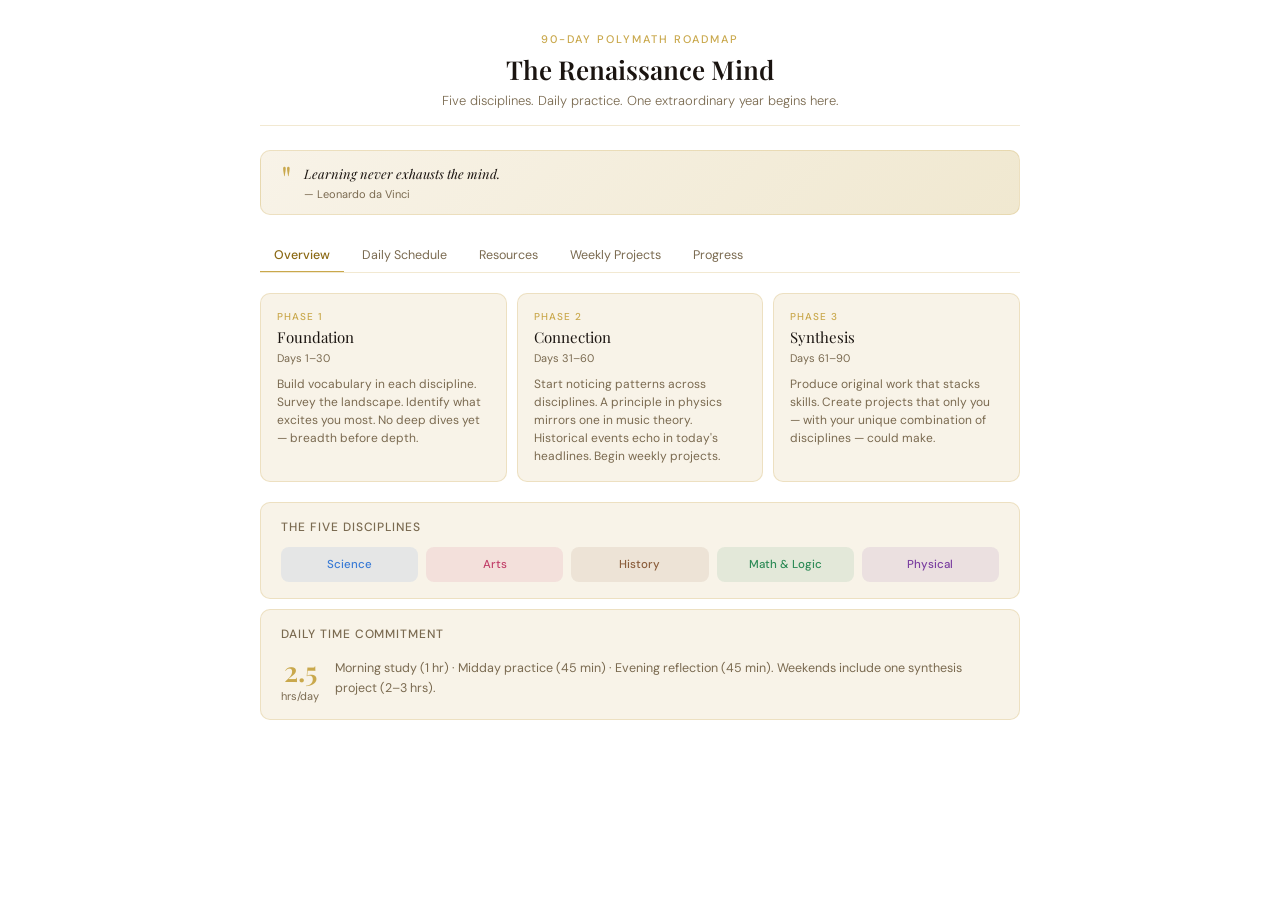
<file: index.html>
<!DOCTYPE html>
<html lang="en">
<head>
  <meta charset="UTF-8">
  <meta name="viewport" content="width=device-width, initial-scale=1.0">
  <title>90-Day Polymath Roadmap</title>
  <link rel="stylesheet" href="styles.css">
</head>
<body>
  <div id="app">
    <div class="header">
      <div class="header-eyebrow">90-Day Polymath Roadmap</div>
      <h1>The Renaissance Mind</h1>
      <p>Five disciplines. Daily practice. One extraordinary year begins here.</p>
    </div>

    <div class="quote-bar">
      <div class="quote-icon">"</div>
      <div>
        <div class="quote-text" id="quote-text">Learning never exhausts the mind.</div>
        <div class="quote-attr" id="quote-attr">— Leonardo da Vinci</div>
      </div>
    </div>

    <div class="nav-tabs">
      <button class="nav-tab active" data-tab="overview">Overview</button>
      <button class="nav-tab" data-tab="schedule">Daily Schedule</button>
      <button class="nav-tab" data-tab="disciplines">Resources</button>
      <button class="nav-tab" data-tab="projects">Weekly Projects</button>
      <button class="nav-tab" data-tab="progress">Progress</button>
    </div>

    <!-- OVERVIEW -->
    <div id="panel-overview" class="panel active">
      <div class="phases-grid">
        <div class="phase-card">
          <div class="phase-number">Phase 1</div>
          <div class="phase-title">Foundation</div>
          <div class="phase-days">Days 1–30</div>
          <div class="phase-desc">Build vocabulary in each discipline. Survey the landscape. Identify what excites you most. No deep dives yet — breadth before depth.</div>
        </div>
        <div class="phase-card">
          <div class="phase-number">Phase 2</div>
          <div class="phase-title">Connection</div>
          <div class="phase-days">Days 31–60</div>
          <div class="phase-desc">Start noticing patterns across disciplines. A principle in physics mirrors one in music theory. Historical events echo in today's headlines. Begin weekly projects.</div>
        </div>
        <div class="phase-card">
          <div class="phase-number">Phase 3</div>
          <div class="phase-title">Synthesis</div>
          <div class="phase-days">Days 61–90</div>
          <div class="phase-desc">Produce original work that stacks skills. Create projects that only you — with your unique combination of disciplines — could make.</div>
        </div>
      </div>

      <div style="border: 1px solid var(--border); border-radius: 10px; padding: 1rem 1.25rem; margin-bottom: 10px; background: var(--parchment);">
        <div style="font-size: 12px; font-weight: 500; text-transform: uppercase; letter-spacing: 0.08em; color: var(--muted); margin-bottom: 12px;">The five disciplines</div>
        <div class="disciplines-grid">
          <div class="discipline-item">Science</div>
          <div class="discipline-item">Arts</div>
          <div class="discipline-item">History</div>
          <div class="discipline-item">Math & Logic</div>
          <div class="discipline-item">Physical</div>
        </div>
      </div>

      <div style="border: 1px solid var(--border); border-radius: 10px; padding: 1rem 1.25rem; background: var(--parchment);">
        <div style="font-size: 12px; font-weight: 500; text-transform: uppercase; letter-spacing: 0.08em; color: var(--muted); margin-bottom: 10px;">Daily time commitment</div>
        <div style="display: flex; align-items: center; gap: 16px; flex-wrap: wrap;">
          <div style="text-align: center;">
            <div style="font-family: 'Playfair Display', serif; font-size: 28px; color: var(--gold); font-weight: 600;">2.5</div>
            <div style="font-size: 11px; color: var(--muted);">hrs/day</div>
          </div>
          <div style="flex: 1; min-width: 200px;">
            <div style="font-size: 12.5px; color: var(--muted); line-height: 1.6;">Morning study (1 hr) · Midday practice (45 min) · Evening reflection (45 min). Weekends include one synthesis project (2–3 hrs).</div>
          </div>
        </div>
      </div>
    </div>

    <!-- SCHEDULE -->
    <div id="panel-schedule" class="panel">
      <div class="schedule-header">
        <div class="schedule-label">Weekday template · adjustable to your lifestyle</div>
        <div class="total-time">2.5 hrs/day</div>
      </div>

      <div id="schedule-list"></div>
    </div>

    <!-- DISCIPLINES / RESOURCES -->
    <div id="panel-disciplines" class="panel">
      <div class="disc-grid" id="disc-pills"></div>
      <div id="disc-content"></div>
    </div>

    <!-- PROJECTS -->
    <div id="panel-projects" class="panel">
      <div class="week-select" id="week-select"></div>
      <div id="project-cards"></div>
    </div>

    <!-- PROGRESS -->
    <div id="panel-progress" class="panel">
      <div class="smart-grid" id="smart-grid"></div>
      <div class="progress-section" id="progress-bars"></div>
      <div style="font-size: 12px; font-weight: 500; text-transform: uppercase; letter-spacing: 0.08em; color: var(--muted); margin-bottom: 10px;">90-day milestones</div>
      <div class="milestone-list" id="milestone-list"></div>
    </div>
  </div>

  <script src="script.js"></script>
</body>
</html>
</file>
<file: styles.css>
@import url('https://fonts.googleapis.com/css2?family=Playfair+Display:wght@400;600&family=DM+Sans:wght@300;400;500&display=swap');

* { box-sizing: border-box; margin: 0; padding: 0; }

:root {
  --gold: #C9A84C;
  --gold-light: #F0DFA0;
  --gold-dim: #8B6914;
  --ink: #1A1410;
  --parchment: #F8F3E8;
  --parchment-2: #F0E8D0;
  --muted: #7A6A50;
  --science: #3A7BD5;
  --arts: #C2416A;
  --history: #8B5E3C;
  --math: #2E8B57;
  --physical: #7B3FA0;
  --border: rgba(201,168,76,0.25);
}

body { font-family: 'DM Sans', sans-serif; background: transparent; color: var(--ink); }

#app {
  max-width: 760px;
  margin: 0 auto;
  padding: 0.5rem 0 2rem;
}

.header {
  text-align: center;
  padding: 1.5rem 1rem 1rem;
  border-bottom: 1px solid var(--border);
  margin-bottom: 1.5rem;
}

.header-eyebrow {
  font-size: 11px;
  letter-spacing: 0.18em;
  text-transform: uppercase;
  color: var(--gold);
  font-weight: 500;
  margin-bottom: 0.5rem;
}

.header h1 {
  font-family: 'Playfair Display', serif;
  font-size: 26px;
  font-weight: 600;
  color: var(--ink);
  line-height: 1.2;
  margin-bottom: 0.4rem;
}

.header p {
  font-size: 13px;
  color: var(--muted);
  font-weight: 300;
}

.quote-bar {
  background: linear-gradient(135deg, #F8F3E8, #F0E8D0);
  border: 1px solid var(--border);
  border-radius: 10px;
  padding: 0.85rem 1.25rem;
  margin: 0 0 1.5rem;
  display: flex;
  align-items: center;
  gap: 12px;
  cursor: pointer;
  transition: border-color 0.2s;
}

.quote-bar:hover { border-color: var(--gold); }

.quote-icon {
  font-family: 'Playfair Display', serif;
  font-size: 36px;
  color: var(--gold);
  line-height: 1;
  flex-shrink: 0;
  margin-top: -8px;
}

.quote-text {
  font-family: 'Playfair Display', serif;
  font-size: 13px;
  font-style: italic;
  color: var(--ink);
  line-height: 1.5;
}

.quote-attr {
  font-size: 11px;
  color: var(--muted);
  margin-top: 3px;
  font-style: normal;
  font-family: 'DM Sans', sans-serif;
}

.nav-tabs {
  display: flex;
  gap: 4px;
  margin-bottom: 1.25rem;
  border-bottom: 1px solid var(--border);
  overflow-x: auto;
  padding-bottom: 0;
}

.nav-tab {
  padding: 8px 14px;
  font-size: 12.5px;
  font-weight: 400;
  color: var(--muted);
  cursor: pointer;
  border: none;
  background: none;
  border-bottom: 2px solid transparent;
  white-space: nowrap;
  transition: all 0.15s;
  margin-bottom: -1px;
  font-family: 'DM Sans', sans-serif;
}

.nav-tab:hover { color: var(--ink); }
.nav-tab.active {
  color: var(--gold-dim);
  font-weight: 500;
  border-bottom-color: var(--gold);
}

.panel { display: none; }
.panel.active { display: block; }

/* PHASE OVERVIEW */
.phases-grid {
  display: grid;
  grid-template-columns: repeat(3, 1fr);
  gap: 10px;
  margin-bottom: 1.25rem;
}

.phase-card {
  border: 1px solid var(--border);
  border-radius: 10px;
  padding: 1rem;
  background: var(--parchment);
}

.phase-number {
  font-size: 10px;
  text-transform: uppercase;
  letter-spacing: 0.1em;
  color: var(--gold);
  font-weight: 500;
  margin-bottom: 4px;
}

.phase-title {
  font-family: 'Playfair Display', serif;
  font-size: 15px;
  color: var(--ink);
  margin-bottom: 4px;
}

.phase-days {
  font-size: 11px;
  color: var(--muted);
  margin-bottom: 10px;
}

.phase-desc {
  font-size: 12px;
  color: var(--muted);
  line-height: 1.5;
}

/* DISCIPLINES GRID */
.disciplines-grid {
  display: grid;
  grid-template-columns: repeat(5, 1fr);
  gap: 8px;
  text-align: center;
}

.discipline-item {
  padding: 10px 4px;
  border-radius: 8px;
  font-size: 11.5px;
  font-weight: 500;
}

.discipline-item:nth-child(1) { background: rgba(58,123,213,0.1); color: #3A7BD5; }
.discipline-item:nth-child(2) { background: rgba(194,65,106,0.1); color: #C2416A; }
.discipline-item:nth-child(3) { background: rgba(139,94,60,0.1); color: #8B5E3C; }
.discipline-item:nth-child(4) { background: rgba(46,139,87,0.1); color: #2E8B57; }
.discipline-item:nth-child(5) { background: rgba(123,63,160,0.1); color: #7B3FA0; }

/* DAILY SCHEDULE */
.schedule-header {
  display: flex;
  align-items: center;
  justify-content: space-between;
  margin-bottom: 1rem;
}

.schedule-label {
  font-size: 12px;
  color: var(--muted);
  font-weight: 400;
}

.total-time {
  font-size: 13px;
  color: var(--gold-dim);
  font-weight: 500;
  background: #F0E8D0;
  padding: 4px 10px;
  border-radius: 20px;
  border: 1px solid var(--border);
}

.time-block {
  display: flex;
  gap: 12px;
  padding: 0.75rem 0;
  border-bottom: 1px solid var(--border);
  align-items: flex-start;
}

.time-block:last-child { border-bottom: none; }

.time-col {
  width: 52px;
  flex-shrink: 0;
  font-size: 11px;
  color: var(--muted);
  padding-top: 2px;
  font-weight: 500;
}

.disc-dot {
  width: 10px;
  height: 10px;
  border-radius: 50%;
  flex-shrink: 0;
  margin-top: 4px;
}

.block-info { flex: 1; }

.block-title {
  font-size: 13.5px;
  font-weight: 500;
  color: var(--ink);
  margin-bottom: 2px;
}

.block-detail {
  font-size: 11.5px;
  color: var(--muted);
  line-height: 1.4;
}

.block-duration {
  font-size: 11px;
  color: var(--muted);
  flex-shrink: 0;
  padding-top: 3px;
}

/* DISCIPLINE CARDS */
.disc-grid {
  display: grid;
  grid-template-columns: repeat(auto-fit, minmax(0, 1fr));
  gap: 8px;
  margin-bottom: 1.25rem;
}

.disc-pill {
  padding: 7px 10px;
  border-radius: 8px;
  font-size: 11.5px;
  font-weight: 500;
  text-align: center;
  cursor: pointer;
  border: 2px solid transparent;
  transition: all 0.15s;
}

.disc-pill.active { border-color: currentColor; }

.disc-content { }

.disc-section {
  border: 1px solid var(--border);
  border-radius: 10px;
  overflow: hidden;
  margin-bottom: 10px;
}

.disc-section-header {
  padding: 0.75rem 1rem;
  font-size: 12px;
  font-weight: 500;
  letter-spacing: 0.05em;
  text-transform: uppercase;
}

.resource-list {
  padding: 0.5rem 1rem 0.75rem;
}

.resource-item {
  display: flex;
  align-items: flex-start;
  gap: 10px;
  padding: 8px 0;
  border-bottom: 1px solid rgba(0,0,0,0.05);
}

.resource-item:last-child { border-bottom: none; }

.resource-type {
  font-size: 10px;
  font-weight: 500;
  padding: 2px 7px;
  border-radius: 4px;
  flex-shrink: 0;
  margin-top: 1px;
}

.resource-name {
  font-size: 13px;
  color: var(--ink);
  font-weight: 400;
  cursor: pointer;
  text-decoration: none;
}

.resource-name:hover { text-decoration: underline; }

.resource-sub {
  font-size: 11px;
  color: var(--muted);
  margin-top: 1px;
}

/* PROJECTS */
.week-select {
  display: flex;
  gap: 6px;
  flex-wrap: wrap;
  margin-bottom: 1rem;
}

.week-btn {
  padding: 5px 12px;
  border-radius: 20px;
  font-size: 11.5px;
  font-weight: 400;
  cursor: pointer;
  border: 1px solid var(--border);
  background: var(--parchment);
  color: var(--muted);
  transition: all 0.15s;
  font-family: 'DM Sans', sans-serif;
}

.week-btn.active {
  background: var(--gold);
  color: #fff;
  border-color: var(--gold);
  font-weight: 500;
}

.project-card {
  border: 1px solid var(--border);
  border-radius: 10px;
  padding: 1.1rem 1.25rem;
  margin-bottom: 10px;
  background: var(--parchment);
  display: none;
}

.project-card.active {
  display: block;
}

.project-card-top {
  display: flex;
  align-items: flex-start;
  justify-content: space-between;
  margin-bottom: 0.6rem;
}

.project-title {
  font-family: 'Playfair Display', serif;
  font-size: 15.5px;
  color: var(--ink);
  line-height: 1.3;
  flex: 1;
  margin-right: 12px;
}

.project-diff {
  font-size: 10.5px;
  font-weight: 500;
  padding: 3px 8px;
  border-radius: 4px;
  flex-shrink: 0;
}

.project-desc {
  font-size: 12.5px;
  color: var(--muted);
  line-height: 1.55;
  margin-bottom: 0.75rem;
}

.project-skills {
  display: flex;
  flex-wrap: wrap;
  gap: 5px;
}

.skill-tag {
  font-size: 10.5px;
  padding: 2px 8px;
  border-radius: 4px;
  border: 1px solid var(--border);
  color: var(--muted);
}

/* PROGRESS */
.smart-grid {
  display: grid;
  grid-template-columns: 1fr 1fr;
  gap: 10px;
  margin-bottom: 1.25rem;
}

.smart-card {
  border: 1px solid var(--border);
  border-radius: 10px;
  padding: 0.85rem 1rem;
  background: var(--parchment);
}

.smart-letter {
  font-family: 'Playfair Display', serif;
  font-size: 22px;
  color: var(--gold);
  font-weight: 600;
  margin-bottom: 2px;
}

.smart-word {
  font-size: 11px;
  font-weight: 500;
  text-transform: uppercase;
  letter-spacing: 0.08em;
  color: var(--muted);
  margin-bottom: 6px;
}

.smart-template {
  font-size: 11.5px;
  color: var(--ink);
  line-height: 1.5;
  font-style: italic;
}

.progress-section {
  margin-bottom: 1.25rem;
}

.progress-label-row {
  display: flex;
  justify-content: space-between;
  align-items: center;
  margin-bottom: 5px;
}

.progress-disc-name {
  font-size: 13px;
  font-weight: 500;
  color: var(--ink);
}

.progress-pct {
  font-size: 12px;
  color: var(--muted);
}

.progress-bar-bg {
  height: 6px;
  background: #E8DFC8;
  border-radius: 3px;
  margin-bottom: 10px;
  overflow: hidden;
}

.progress-bar-fill {
  height: 100%;
  border-radius: 3px;
  transition: width 0.6s ease;
}

.milestone-list { }

.milestone-item {
  display: flex;
  align-items: center;
  gap: 10px;
  padding: 9px 0;
  border-bottom: 1px solid var(--border);
  cursor: pointer;
}

.milestone-item:last-child { border-bottom: none; }

.milestone-check {
  width: 18px;
  height: 18px;
  border-radius: 50%;
  border: 1.5px solid var(--border);
  flex-shrink: 0;
  display: flex;
  align-items: center;
  justify-content: center;
  transition: all 0.15s;
}

.milestone-check.done {
  background: var(--gold);
  border-color: var(--gold);
}

.milestone-check.done::after {
  content: '';
  width: 5px;
  height: 5px;
  border-radius: 50%;
  background: #fff;
}

.milestone-text {
  font-size: 12.5px;
  color: var(--ink);
}

.milestone-item.done .milestone-text {
  color: var(--muted);
  text-decoration: line-through;
}

.milestone-day {
  margin-left: auto;
  font-size: 10.5px;
  color: var(--muted);
  flex-shrink: 0;
}

/* Responsive Design */
@media (max-width: 600px) {
  #app {
    padding: 0.25rem 1rem 1rem;
    margin: 0;
  }

  .header {
    padding: 1rem 0.5rem 0.5rem;
    margin-bottom: 1rem;
  }

  .header h1 {
    font-size: 22px;
  }

  .quote-bar {
    padding: 0.75rem 1rem;
    margin: 0 0 1rem;
  }

  .nav-tabs {
    gap: 2px;
    margin-bottom: 1rem;
  }

  .nav-tab {
    padding: 6px 10px;
    font-size: 11px;
  }

  .phases-grid {
    grid-template-columns: 1fr;
    gap: 8px;
  }

  .phase-card {
    padding: 0.75rem;
  }

  .phase-title {
    font-size: 14px;
  }

  .phase-desc {
    font-size: 11px;
  }

  .time-block {
    gap: 8px;
    padding: 0.5rem 0;
  }

  .time-col {
    width: 45px;
    font-size: 10px;
  }

  .block-title {
    font-size: 12px;
  }

  .block-detail {
    font-size: 10.5px;
  }

  .block-duration {
    font-size: 10px;
  }

  .disc-grid {
    grid-template-columns: repeat(2, 1fr);
    gap: 6px;
  }

  .disc-pill {
    padding: 6px 8px;
    font-size: 10.5px;
  }

  .disc-section-header {
    padding: 0.5rem 0.75rem;
    font-size: 11px;
  }

  .resource-list {
    padding: 0.25rem 0.75rem 0.5rem;
  }

  .resource-item {
    gap: 8px;
    padding: 6px 0;
  }

  .resource-type {
    font-size: 9px;
    padding: 1px 5px;
  }

  .resource-name {
    font-size: 12px;
  }

  .resource-sub {
    font-size: 10px;
  }

  .week-select {
    gap: 4px;
    margin-bottom: 0.75rem;
  }

  .week-btn {
    padding: 4px 8px;
    font-size: 10.5px;
  }

  .project-card {
    padding: 0.8rem 1rem;
  }

  .project-title {
    font-size: 14px;
  }

  .project-desc {
    font-size: 11.5px;
  }

  .skill-tag {
    font-size: 9.5px;
    padding: 1px 6px;
  }

  .smart-grid {
    grid-template-columns: 1fr;
    gap: 8px;
  }

  .smart-card {
    padding: 0.6rem 0.75rem;
  }

  .smart-letter {
    font-size: 20px;
  }

  .smart-template {
    font-size: 11px;
  }

  .progress-label-row {
    margin-bottom: 4px;
  }

  .progress-disc-name {
    font-size: 12px;
  }

  .progress-pct {
    font-size: 11px;
  }

  .milestone-item {
    padding: 6px 0;
    gap: 8px;
  }

  .milestone-check {
    width: 16px;
    height: 16px;
  }

  .milestone-check.done::after {
    width: 4px;
    height: 4px;
  }

  .milestone-text {
    font-size: 11.5px;
  }

  .milestone-day {
    font-size: 9.5px;
  }

  .week-select {
    display: block;
  }

  .week-btn {
    display: block;
    width: 100%;
    margin-bottom: 4px;
    text-align: left;
    padding: 8px 12px;
  }

  .project-card {
    margin-top: 8px;
  }

  .disciplines-grid {
    display: flex;
    flex-wrap: wrap;
    justify-content: center;
    gap: 8px;
  }

  .discipline-item {
    flex: 1 1 45%;
    min-width: 100px;
  }
}
</file>
